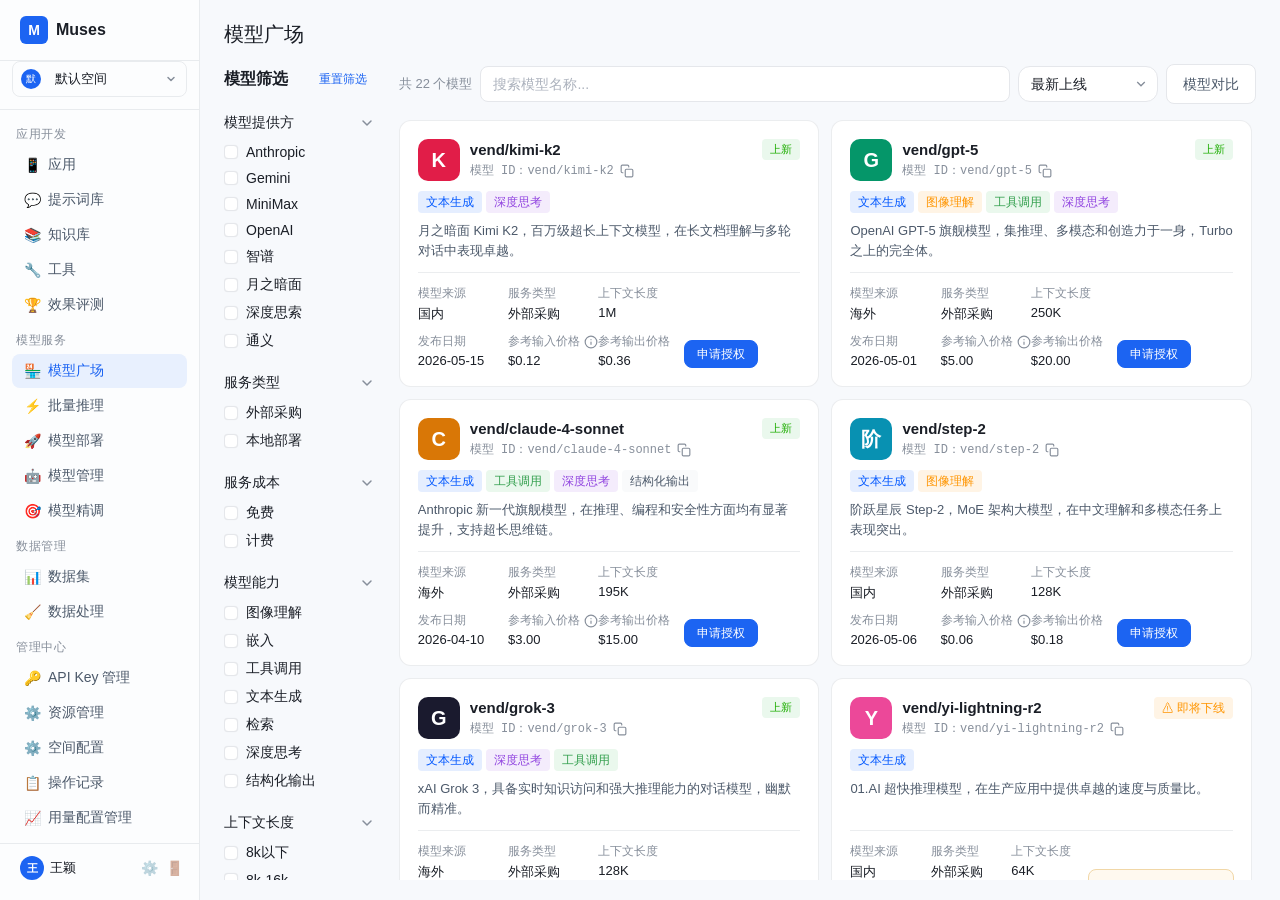
<file: index.html>
<!DOCTYPE html>
<html lang="zh-CN">
<head>
  <meta charset="UTF-8">
  <meta name="viewport" content="width=device-width, initial-scale=1.0">
  <title>模型广场 - Muses</title>
  <link rel="stylesheet" href="css/variables.css">
  <link rel="stylesheet" href="css/common.css">
  <link rel="stylesheet" href="css/models.css?v=20260605-2">
</head>
<body>
  <div class="app-layout">
    <aside class="sb" id="sidebar"></aside>
    <main class="main-content">
      <h1 class="page-title">模型广场</h1>
      <div class="marketplace-layout">
        <aside class="filter-panel" id="filterPanel">
          <!-- 由 JS 动态渲染 -->
        </aside>
        <section class="model-list">
          <div class="model-toolbar" id="modelToolbar">
            <span class="model-count" id="modelCount">共 0 个模型</span>
            <input type="text" class="fi" id="searchInput" placeholder="搜索模型名称..." />
            <div class="select-wrap">
              <select id="sortFilter" class="fs-auto">
                <option value="newest" selected>最新上线</option>
                <option value="release">最新发布</option>
                <option value="price">最低价格</option>
              </select>
            </div>
            <button class="btn bc" id="compareBtn">模型对比</button>
          </div>
          <div class="model-cards" id="modelGrid"></div>
        </section>
      </div>
    </main>
  </div>

  <script src="js/data.js"></script>
  <script src="js/common.js"></script>
  <script src="js/models.js?v=20260605-2"></script>
</body>
</html>
</file>
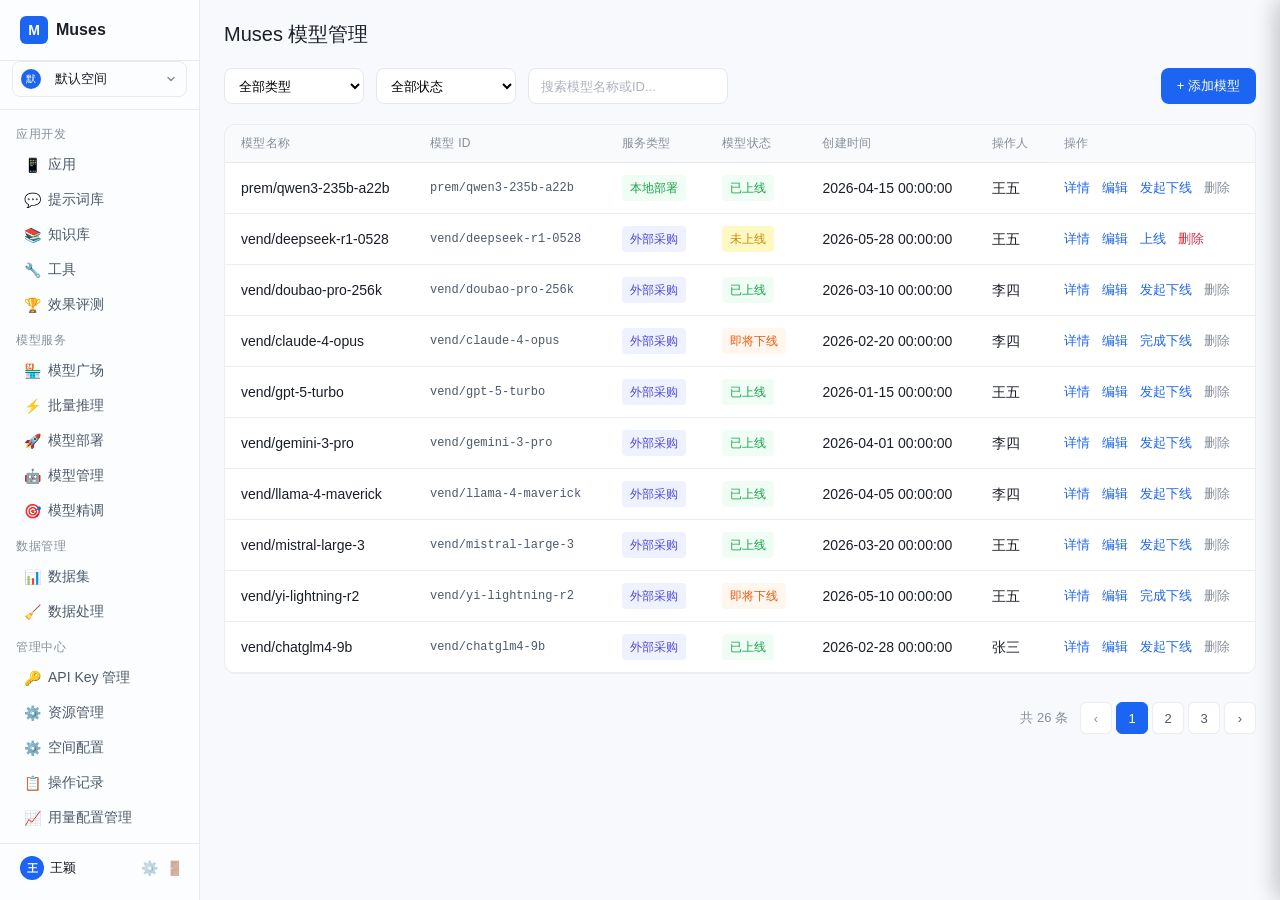
<file: model-management.html>
<!DOCTYPE html>
<html lang="zh-CN">
<head>
  <meta charset="UTF-8">
  <meta name="viewport" content="width=device-width, initial-scale=1.0">
  <title>Muses 模型管理 - Muses</title>
  <link rel="stylesheet" href="css/variables.css">
  <link rel="stylesheet" href="css/common.css">
  <style>
    .page-title { margin-bottom: 20px; }
    .mm-toolbar {
      display: flex;
      align-items: center;
      gap: 12px;
      margin-bottom: 20px;
      flex-wrap: wrap;
    }
    .mm-toolbar-spacer { flex: 1; min-width: 12px; }
    .mm-toolbar .fi {
      height: 36px;
      padding: 0 12px;
      border: 1px solid var(--border-color-input);
      border-radius: var(--radius-8);
      font-size: 13px;
      min-width: 200px;
      outline: none;
      transition: border-color 0.15s;
    }
    .mm-toolbar .fi:focus { border-color: var(--primary); box-shadow: 0 0 0 2px rgba(28,100,242,0.08); }
    .mm-toolbar .fs-auto {
      height: 36px;
      padding: 0 10px;
      border: 1px solid var(--border-color-input);
      border-radius: var(--radius-8);
      font-size: 13px;
      background: #fff;
      outline: none;
      appearance: auto;
      cursor: pointer;
    }
    .mm-toolbar .fs-auto:focus { border-color: var(--primary); }

    /* 表格 */
    .mm-table {
      width: 100%;
      border-collapse: collapse;
      font-size: 13px;
      min-width: 980px;
    }
    .mm-table th {
      background: var(--bg-surface);
      color: var(--text-tertiary);
      font-weight: 500;
      font-size: 12px;
      padding: 10px 16px;
      text-align: left;
      border-bottom: 1px solid var(--border-color);
      white-space: nowrap;
    }
    .mm-table td {
      padding: 12px 16px;
      border-bottom: 1px solid var(--border-color);
      color: var(--text-primary);
      vertical-align: middle;
    }
    .mm-table tr:hover td { background: var(--bg-hover); }
    .mm-table .mono { font-family: var(--font-mono); font-size: 12px; color: var(--text-secondary); }
    .mm-table-scroll { overflow-x: auto; width: 100%; }
    .mm-table th.action-col,
    .mm-table td.action-col {
      position: sticky;
      right: 0;
      background: #fff;
      z-index: 2;
      box-shadow: -8px 0 12px rgba(15, 23, 42, 0.04);
    }
    .mm-table th.action-col {
      background: var(--bg-surface);
      z-index: 3;
    }
    .mm-table tr:hover td.action-col { background: var(--bg-hover); }

    /* 类型标签 */
    .type-tag {
      display: inline-block;
      padding: 2px 8px;
      border-radius: var(--radius-4);
      font-size: 12px;
      font-weight: 500;
    }
    .type-tag.hybrid { background: #EEF2FF; color: #4F46E5; }
    .type-tag.local { background: #F0FDF4; color: #16A34A; }

    /* 状态标签 */
    .status-tag {
      display: inline-block;
      padding: 2px 8px;
      border-radius: var(--radius-4);
      font-size: 12px;
      font-weight: 500;
    }
    .status-tag.online { background: #F0FDF4; color: #16A34A; }
    .status-tag.testing { background: #FEF9C3; color: #CA8A04; }
    .status-tag.deprecating { background: #FFF7ED; color: #EA580C; }
    .status-tag.offline { background: #FEF2F2; color: #DC2626; }

    /* 操作 */
    .table-actions { display: flex; gap: 12px; }
    .table-action-link { color: var(--primary); cursor: pointer; font-size: 13px; white-space: nowrap; }
    .table-action-link:hover { text-decoration: underline; }
    .table-action-link-del { color: var(--danger); }
    .table-action-link-disabled {
      color: var(--text-tertiary);
      cursor: not-allowed;
      pointer-events: none;
    }
    .table-action-link-disabled:hover { text-decoration: none; }

    /* 分页 */
    .mm-pagination {
      display: flex;
      align-items: center;
      justify-content: flex-end;
      gap: 12px;
      margin-top: 16px;
      padding: 12px 0;
    }
    .mm-pagination-total { font-size: 13px; color: var(--text-tertiary); }
    .mm-pagination-pages { display: flex; gap: 4px; list-style: none; margin: 0; padding: 0; }
    .mm-pagination-pages li {
      min-width: 32px; height: 32px; display: flex; align-items: center; justify-content: center;
      border: 1px solid var(--border-color); border-radius: var(--radius-6); font-size: 13px;
      cursor: pointer; transition: all 0.15s; background: #fff; color: var(--text-secondary);
    }
    .mm-pagination-pages li:hover { border-color: var(--primary); color: var(--primary); }
    .mm-pagination-pages li.active { background: var(--primary); color: #fff; border-color: var(--primary); }
    .mm-pagination-pages li.disabled { color: var(--text-tertiary); cursor: not-allowed; }
    .mm-pagination-pages li.disabled:hover { border-color: var(--border-color); color: var(--text-tertiary); }

    /* 抽屉 */
    .drawer-overlay {
      position: fixed; top: 0; left: 0; right: 0; bottom: 0;
      background: rgba(0,0,0,0.4); z-index: 1000; display: none;
    }
    .drawer-overlay.open { display: block; }
    .drawer {
      position: fixed; top: 0; right: 0; bottom: 0; width: 560px; max-width: 90vw;
      background: #fff; z-index: 1001; transform: translateX(100%);
      transition: transform 0.3s ease; display: flex; flex-direction: column;
      box-shadow: -4px 0 24px rgba(0,0,0,0.12);
    }
    .drawer.open { transform: translateX(0); }
    .drawer-header {
      display: flex; align-items: center; justify-content: space-between;
      padding: 20px 24px; border-bottom: 1px solid var(--border-color);
    }
    .drawer-title { font-size: 16px; font-weight: 600; color: var(--text-primary); margin: 0; }
    .drawer-close { background: none; border: none; font-size: 18px; cursor: pointer; color: var(--text-tertiary); padding: 4px; }
    .drawer-close:hover { color: var(--text-primary); }
    .drawer-body { flex: 1; overflow-y: auto; padding: 24px; }
    .drawer-footer {
      padding: 16px 24px; border-top: 1px solid var(--border-color);
      display: flex; justify-content: flex-end; gap: 8px;
    }

    /* 表单 */
    .form-section { margin-bottom: 24px; }
    .form-section-title { font-size: 14px; font-weight: 600; color: var(--text-primary); margin-bottom: 16px; padding-bottom: 8px; border-bottom: 1px solid var(--border-color); }
    .form-group { margin-bottom: 16px; }
    .form-label { display: block; font-size: 13px; color: var(--text-secondary); margin-bottom: 6px; font-weight: 500; }
    .form-label .required { color: var(--danger); margin-left: 2px; }
    .form-input {
      width: 100%; height: 36px; padding: 0 12px; border: 1px solid var(--border-color-input);
      border-radius: var(--radius-8); font-size: 13px; color: var(--text-primary);
      background: #fff; outline: none; transition: border-color 0.15s; box-sizing: border-box;
    }
    .form-input:focus { border-color: var(--primary); box-shadow: 0 0 0 2px rgba(28,100,242,0.08); }
    .form-input.error { border-color: var(--danger); }
    .form-textarea {
      width: 100%; min-height: 80px; padding: 8px 12px; border: 1px solid var(--border-color-input);
      border-radius: var(--radius-8); font-size: 13px; color: var(--text-primary);
      background: #fff; outline: none; resize: vertical; font-family: var(--font-family);
      box-sizing: border-box;
    }
    .form-textarea:focus { border-color: var(--primary); box-shadow: 0 0 0 2px rgba(28,100,242,0.08); }
    .form-error { font-size: 12px; color: var(--danger); margin-top: 4px; display: none; }
    .form-error.show { display: block; }
    .form-row { display: flex; gap: 16px; }
    .form-row .form-group { flex: 1; }
    .date-picker-field { display: flex; width: 100%; }
    .date-picker-field .form-input {
      border-radius: var(--radius-8) 0 0 var(--radius-8);
    }
    .date-picker-button {
      height: 36px;
      padding: 0 12px;
      border: 1px solid var(--border-color-input);
      border-left: none;
      border-radius: 0 var(--radius-8) var(--radius-8) 0;
      background: var(--bg-surface);
      color: var(--primary);
      font-size: 13px;
      cursor: pointer;
      white-space: nowrap;
    }
    .date-picker-button:hover { background: var(--primary-light); }
    .radio-group { display: flex; gap: 16px; flex-wrap: wrap; }
    .radio-option {
      display: inline-flex;
      align-items: center;
      gap: 6px;
      font-size: 13px;
      color: var(--text-secondary);
      cursor: pointer;
    }
    .radio-option input { margin: 0; }
    .prefixed-input { display: flex; width: 100%; }
    .input-prefix {
      height: 36px;
      display: inline-flex;
      align-items: center;
      padding: 0 12px;
      border: 1px solid var(--border-color-input);
      border-right: none;
      border-radius: var(--radius-8) 0 0 var(--radius-8);
      background: var(--bg-surface);
      color: var(--text-secondary);
      font-size: 13px;
      font-family: var(--font-mono);
      box-sizing: border-box;
      white-space: nowrap;
    }
    .prefixed-input .form-input {
      border-radius: 0 var(--radius-8) var(--radius-8) 0;
    }
    .prefixed-input .form-input:focus { position: relative; z-index: 1; }

    .supplier-group {
      border: 1px solid var(--border-color);
      border-radius: var(--radius-8);
      padding: 16px;
      margin-bottom: 12px;
      background: var(--bg-surface);
      position: relative;
    }
    .supplier-group-header {
      display: flex;
      align-items: center;
      justify-content: space-between;
      margin-bottom: 12px;
    }
    .supplier-group-title { font-size: 13px; font-weight: 500; color: var(--text-primary); }
    .supplier-group-remove {
      width: 24px;
      height: 24px;
      border: none;
      background: none;
      cursor: pointer;
      font-size: 16px;
      color: var(--text-tertiary);
      display: flex;
      align-items: center;
      justify-content: center;
      border-radius: var(--radius-4);
    }
    .supplier-group-remove:hover { background: #FEF2F2; color: var(--danger); }
    .supplier-model-info-card {
      margin-top: 4px;
      padding: 14px;
      border: 1px solid var(--border-color);
      border-radius: var(--radius-8);
      background: #fff;
    }
    .supplier-model-info-toggle {
      display: inline-flex;
      align-items: center;
      height: 32px;
      padding: 0 12px;
      border: 1px solid var(--primary);
      border-radius: var(--radius-8);
      background: #fff;
      color: var(--primary);
      font-size: 13px;
      cursor: pointer;
    }
    .supplier-model-info-toggle:hover { background: var(--primary-light); }
    .supplier-model-info-detail[hidden] { display: none; }
    .supplier-model-info-head {
      display: flex;
      align-items: flex-start;
      justify-content: space-between;
      gap: 12px;
      padding-bottom: 12px;
      border-bottom: 1px solid var(--border-color);
      margin-bottom: 12px;
    }
    .supplier-model-info-title {
      font-size: 14px;
      font-weight: 600;
      color: var(--text-primary);
      font-family: var(--font-mono);
      word-break: break-all;
    }
    .supplier-model-info-subtitle {
      margin-top: 4px;
      font-size: 12px;
      color: var(--text-tertiary);
    }
    .supplier-model-info-badge {
      flex-shrink: 0;
      padding: 2px 8px;
      border-radius: var(--radius-4);
      background: var(--primary-light);
      color: var(--primary);
      font-size: 12px;
      font-weight: 500;
    }
    .supplier-model-info-grid,
    .supplier-model-price-grid {
      display: grid;
      grid-template-columns: repeat(3, minmax(0, 1fr));
      gap: 8px;
    }
    .supplier-model-info-section {
      display: grid;
      grid-template-columns: repeat(2, minmax(0, 1fr));
      gap: 8px;
      margin-top: 12px;
      padding-top: 12px;
      border-top: 1px solid var(--border-color);
    }
    .supplier-model-price-grid {
      margin-top: 12px;
      padding-top: 12px;
      border-top: 1px solid var(--border-color);
    }
    .supplier-model-info-grid div,
    .supplier-model-info-section div,
    .supplier-model-price-grid div {
      padding: 8px;
      border-radius: var(--radius-6);
      background: var(--bg-surface);
      min-width: 0;
    }
    .supplier-model-info-card span {
      display: block;
      font-size: 11px;
      color: var(--text-tertiary);
      margin-bottom: 4px;
    }
    .supplier-model-info-card strong {
      display: block;
      font-size: 13px;
      color: var(--text-primary);
      font-weight: 500;
      word-break: break-word;
    }
    .add-supplier-btn {
      display: inline-flex;
      align-items: center;
      gap: 4px;
      padding: 6px 12px;
      border: 1px dashed var(--primary);
      border-radius: var(--radius-8);
      background: transparent;
      color: var(--primary);
      font-size: 13px;
      font-family: var(--font-family);
      cursor: pointer;
      transition: all 0.15s;
      margin-top: 4px;
    }
    .add-supplier-btn:hover { background: var(--primary-light); }
    .pricing-row { display: flex; gap: 12px; flex-wrap: wrap; margin-top: 8px; }
    .pricing-field { flex: 1; min-width: 120px; }
    .pricing-field .form-label { font-size: 12px; margin-bottom: 4px; }
    .pricing-field .form-input { height: 32px; font-size: 13px; }
    .pricing-value {
      min-height: 32px;
      display: flex;
      align-items: center;
      padding: 0 10px;
      border: 1px solid var(--border-color);
      border-radius: var(--radius-8);
      background: var(--bg-surface);
      color: var(--text-primary);
      font-size: 13px;
      box-sizing: border-box;
    }
    .billing-empty {
      color: var(--text-tertiary);
      font-size: 13px;
      line-height: 20px;
    }
    .billing-fields {
      margin-top: 8px;
      padding: 12px;
      background: #fff;
      border-radius: var(--radius-8);
      border: 1px solid var(--border-color);
    }

    /* 能力标签 */
    .capability-grid {
      display: flex; flex-wrap: wrap; gap: 8px;
    }
    .capability-check {
      display: inline-flex; align-items: center; gap: 4px;
      padding: 4px 10px; border: 1px solid var(--border-color);
      border-radius: var(--radius-6); font-size: 12px; cursor: pointer;
      transition: all 0.15s; background: #fff; color: var(--text-secondary);
    }
    .capability-check input { display: none; }
    .capability-check.checked { background: var(--primary-light); border-color: var(--primary); color: var(--primary); }

    /* 开关 */
    .form-switch { display: flex; align-items: center; gap: 8px; cursor: pointer; }
    .switch-track {
      width: 36px; height: 20px; border-radius: 10px; background: #D1D5DB;
      position: relative; transition: background 0.2s;
    }
    .switch-track::after {
      content: ''; position: absolute; width: 16px; height: 16px; border-radius: 50%;
      background: #fff; top: 2px; left: 2px; transition: transform 0.2s;
    }
    .form-switch input { display: none; }
    .form-switch input:checked + .switch-track { background: var(--primary); }
    .form-switch input:checked + .switch-track::after { transform: translateX(16px); }
    .switch-label { font-size: 13px; color: var(--text-secondary); }

    .tag-selector-wrap { position: relative; }
    .tag-selector {
      border: 1px solid var(--border-color-input);
      border-radius: var(--radius-8);
      padding: 4px 8px;
      min-height: 36px;
      display: flex;
      flex-wrap: wrap;
      gap: 4px;
      align-items: center;
      cursor: text;
      transition: border-color 0.15s;
      box-sizing: border-box;
    }
    .tag-selector:focus-within {
      border-color: var(--primary);
      box-shadow: 0 0 0 2px rgba(28,100,242,0.08);
    }
    .tag-selector-input {
      border: none;
      outline: none;
      font-size: 13px;
      font-family: var(--font-family);
      color: var(--text-primary);
      background: transparent;
      min-width: 80px;
      flex: 1;
      height: 28px;
      padding: 0 4px;
    }
    .tag-selector-input::placeholder { color: #AEB5C2; }
    .tag-item {
      display: inline-flex;
      align-items: center;
      gap: 4px;
      padding: 2px 8px;
      background: var(--primary-light);
      border-radius: var(--radius-4);
      font-size: 12px;
      color: var(--primary);
      white-space: nowrap;
    }
    .tag-item .tag-type {
      font-size: 10px;
      background: var(--primary);
      color: #fff;
      border-radius: 3px;
      padding: 0 4px;
      margin-left: 2px;
    }
    .tag-remove {
      cursor: pointer;
      font-size: 14px;
      line-height: 1;
      margin-left: 2px;
      opacity: 0.6;
    }
    .tag-remove:hover { opacity: 1; }
    .tag-selector-dropdown {
      position: absolute;
      top: 100%;
      left: 0;
      right: 0;
      background: #fff;
      border: 1px solid var(--border-color);
      border-radius: var(--radius-8);
      box-shadow: var(--shadow-md);
      z-index: 10;
      max-height: 200px;
      overflow-y: auto;
      display: none;
      margin-top: 2px;
    }
    .tag-selector-dropdown.show { display: block; }
    .tag-selector-option {
      display: flex;
      align-items: center;
      justify-content: space-between;
      padding: 8px 12px;
      font-size: 13px;
      color: var(--text-primary);
      cursor: pointer;
      transition: background 0.1s;
    }
    .tag-selector-option:hover { background: var(--primary-light); }
    .option-type {
      font-size: 11px;
      color: var(--text-tertiary);
      background: var(--bg-surface);
      padding: 0 6px;
      border-radius: 3px;
    }

    /* 弹窗 */
    .mo {
      position: fixed; top: 0; left: 0; right: 0; bottom: 0;
      background: rgba(0,0,0,0.4); z-index: 2000;
      display: none; align-items: center; justify-content: center;
    }
    .mo.open { display: flex; }
    .md {
      background: #fff; border-radius: var(--radius-12); width: 440px; max-width: 90vw;
      box-shadow: 0 12px 40px rgba(0,0,0,0.15);
    }
    .md-h { display: flex; align-items: center; justify-content: space-between; padding: 20px 24px; border-bottom: 1px solid var(--border-color); }
    .md-h h3 { font-size: 16px; font-weight: 600; margin: 0; }
    .md-c { background: none; border: none; font-size: 18px; cursor: pointer; color: var(--text-tertiary); }
    .md-b { padding: 24px; }
    .md-f { padding: 16px 24px; border-top: 1px solid var(--border-color); display: flex; justify-content: flex-end; gap: 8px; }
    .md-f-split { justify-content: space-between; align-items: center; }
    .md-f-actions { display: flex; gap: 8px; }

    .btn { padding: 8px 16px; border-radius: var(--radius-8); font-size: 13px; font-weight: 500; cursor: pointer; border: none; transition: all 0.15s; }
    .bp { background: var(--primary); color: #fff; }
    .bp:hover { background: var(--primary-hover); }
    .btn:disabled { opacity: 0.45; cursor: not-allowed; }
    .btn:disabled:hover { background: var(--primary); color: #fff; }
    .bc { background: #fff; color: var(--text-secondary); border: 1px solid var(--border-color); }
    .bc:hover { border-color: var(--primary); color: var(--primary); }
    .btn-danger { background: var(--danger); color: #fff; }
    .btn-danger:hover { background: #B91C1C; }
    .btn-secondary { background: #fff; color: var(--text-secondary); border: 1px solid var(--border-color); }

    .dialog-field { margin-bottom: 16px; }
    .dialog-label { display: block; font-size: 13px; color: var(--text-secondary); margin-bottom: 6px; font-weight: 500; }
    .dialog-select {
      width: 100%; height: 36px; padding: 0 10px; border: 1px solid var(--border-color-input);
      border-radius: var(--radius-8); font-size: 13px; background: #fff; appearance: auto;
      color: var(--text-primary); outline: none;
    }
    .dialog-textarea { height: 96px; padding: 8px 10px; line-height: 1.5; resize: vertical; font-family: var(--font-family); }
    .dialog-date { width: 100%; }
    .dialog-check { display: flex; align-items: center; gap: 6px; font-size: 13px; color: var(--text-secondary); cursor: pointer; }
    .dialog-check input { margin: 0; }
    .offline-usage-title { margin: 4px 0 10px; font-size: 14px; font-weight: 600; color: var(--text-primary); }
    .offline-usage-table { font-size: 12px; min-width: 0; table-layout: fixed; }
    .offline-usage-table th,
    .offline-usage-table td { white-space: normal; overflow-wrap: anywhere; }
    .online-test-actions { display: flex; align-items: center; gap: 10px; }
    .online-test-result { font-size: 13px; color: var(--text-tertiary); }
    .online-test-result.pass { color: var(--success); }
    .online-test-result.fail { color: var(--danger); }
  </style>
</head>
<body>
  <div class="app-layout">
    <aside class="sb" id="sidebar"></aside>
    <main class="main-content">
      <h1 class="page-title">Muses 模型管理</h1>
      <div class="mm-toolbar">
        <select id="filterType" class="fs-auto" onchange="applyFilters()">
          <option value="">全部类型</option>
          <option value="hybrid">外部采购</option>
          <option value="local">本地部署</option>
        </select>
        <select id="filterStatus" class="fs-auto" onchange="applyFilters()">
          <option value="">全部状态</option>
          <option value="testing">未上线</option>
          <option value="online">已上线</option>
          <option value="deprecating">即将下线</option>
          <option value="offline">已下线</option>
        </select>
        <input type="text" class="fi" id="filterName" placeholder="搜索模型名称或ID..." oninput="applyFilters()">
        <span class="mm-toolbar-spacer"></span>
        <button class="btn bp" onclick="openAddModelDrawer()">+ 添加模型</button>
      </div>
      <div class="card" style="padding:0;overflow:hidden">
        <div class="mm-table-scroll">
        <table class="mm-table">
          <thead>
            <tr>
              <th>模型名称</th>
              <th>模型 ID</th>
              <th>服务类型</th>
              <th>模型状态</th>
              <th>创建时间</th>
              <th>操作人</th>
              <th class="action-col">操作</th>
            </tr>
          </thead>
          <tbody id="modelTableBody"></tbody>
        </table>
        </div>
      </div>
      <div class="mm-pagination">
        <span class="mm-pagination-total" id="paginationTotal"></span>
        <ul class="mm-pagination-pages" id="paginationPages"></ul>
      </div>
    </main>
  </div>

  <!-- 编辑抽屉 -->
  <div class="drawer-overlay" id="editDrawerOverlay" onclick="closeEditDrawer()"></div>
  <div class="drawer" id="editDrawer">
    <div class="drawer-header">
      <h3 class="drawer-title">编辑模型</h3>
      <button class="drawer-close" onclick="closeEditDrawer()">✕</button>
    </div>
    <div class="drawer-body" id="editDrawerBody"></div>
    <div class="drawer-footer">
      <button class="btn bc" onclick="closeEditDrawer()">取消</button>
      <button class="btn bp" onclick="saveEditForm()">保存</button>
    </div>
  </div>

  <!-- 添加模型抽屉 -->
  <div class="drawer-overlay" id="addDrawerOverlay" onclick="closeAddModelDrawer()"></div>
  <div class="drawer" id="addDrawer">
    <div class="drawer-header">
      <h3 class="drawer-title">添加模型</h3>
      <button class="drawer-close" onclick="closeAddModelDrawer()">✕</button>
    </div>
    <div class="drawer-body" id="addDrawerBody"></div>
    <div class="drawer-footer">
      <button class="btn bc" onclick="closeAddModelDrawer()">取消</button>
      <button class="btn bp" onclick="submitAddModelForm()">确认添加</button>
    </div>
  </div>

  <script src="js/data.js"></script>
  <script src="js/common.js"></script>
  <script src="js/model-management.js"></script>
</body>
</html>
</file>
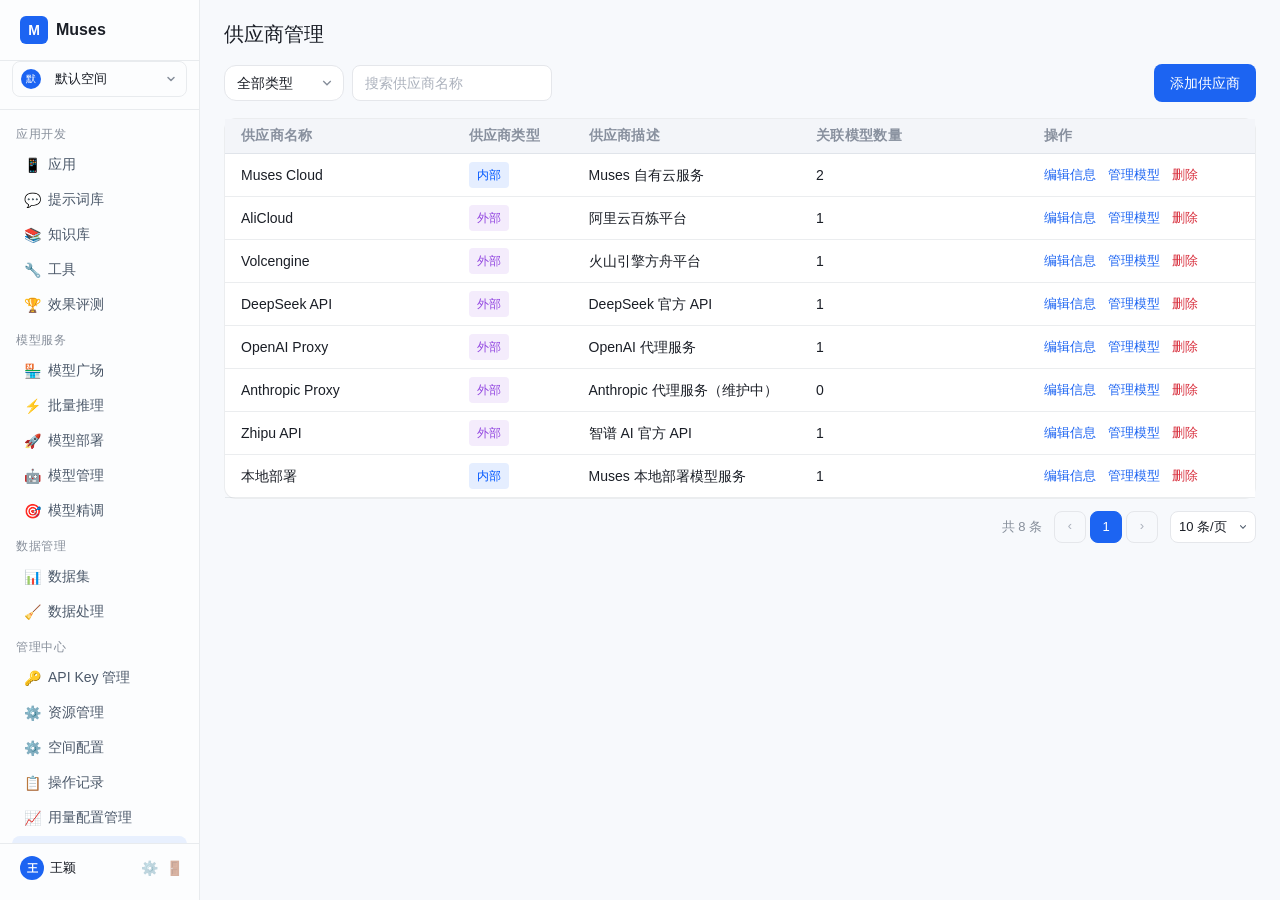
<file: supplier.html>
<!DOCTYPE html>
<html lang="zh-CN">
<head>
  <meta charset="UTF-8">
  <meta name="viewport" content="width=device-width, initial-scale=1.0">
  <title>供应商管理 - Muses</title>
  <link rel="stylesheet" href="css/variables.css">
  <link rel="stylesheet" href="css/common.css">
  <style>
    .supplier-page-header{display:flex;align-items:center;justify-content:space-between;margin-bottom:16px}

    /* ====== Filters ====== */
    .supplier-filters{display:flex;align-items:center;justify-content:space-between;margin-bottom:16px}
    .supplier-filters-left{display:flex;align-items:center;gap:8px}
    .supplier-filters .filter-input{height:36px;padding:0 12px;border:1px solid var(--border-color-input);border-radius:var(--radius-8);font-size:14px;color:var(--t1);outline:none;background:#fff;transition:all 0.15s;width:200px;line-height:1.5715}
    .supplier-filters .filter-input:hover{border-color:var(--primary);background:#F7F8F9}
    .supplier-filters .filter-input:focus{border-color:var(--primary);box-shadow:0 0 0 2px rgba(28,100,242,0.08)}
    .supplier-filters .filter-input::placeholder{color:var(--text-placeholder)}
    .supplier-filters .filter-select{appearance:none;-webkit-appearance:none;height:36px;padding:0 32px 0 12px;border:1px solid var(--border-color-input);border-radius:var(--radius-12);font-size:14px;color:var(--t1);outline:none;cursor:pointer;background:#fff url("data:image/svg+xml,%3Csvg xmlns='http://www.w3.org/2000/svg' width='16' height='16' viewBox='0 0 24 24'%3E%3Cpath d='M11.9999 13.1714L16.9497 8.22168L18.3639 9.63589L11.9999 15.9999L5.63599 9.63589L7.0502 8.22168L11.9999 13.1714Z' fill='%23878F9B'/%3E%3C/svg%3E") no-repeat right 8px center;transition:all 0.15s;min-width:120px;line-height:1.5715}
    .supplier-filters .filter-select:hover,.supplier-filters .filter-select:focus{border-color:var(--primary);background:#F7F8F9}
    .supplier-table{table-layout:fixed}
    .supplier-table .ant-table-header{overflow:hidden}
    .supplier-table .ant-table-thead th{font-size:14px!important;font-weight:600!important;color:var(--text-table-header)!important;background:var(--bg-header)!important;border-bottom:1px solid var(--border-color)!important;padding:8px 16px!important;text-align:left!important;letter-spacing:0.3px!important}
    .supplier-table th:last-child,.supplier-table td:last-child{position:sticky;right:0;background:#fff;z-index:1}
    .supplier-table th:last-child{background:var(--bg-header)}
    .supplier-table tbody tr:hover td:last-child{background:#F7F8F9}

    /* ====== Drawer ====== */
    .drawer-overlay{position:fixed;top:0;left:0;right:0;bottom:0;background:rgba(0,0,0,0.4);z-index:1000;opacity:0;transition:opacity 0.25s;pointer-events:none}
    .drawer-overlay.open{opacity:1;pointer-events:auto}
    .drawer{position:fixed;top:0;right:-760px;width:760px;max-width:94vw;height:100vh;background:#fff;box-shadow:var(--shadow-lg);z-index:1001;display:flex;flex-direction:column;transition:right 0.3s ease}
    .drawer.open{right:0}
    .drawer-header{display:flex;align-items:center;justify-content:space-between;padding:16px 24px;border-bottom:1px solid var(--border-color-strong)}
    .drawer-header h3{font-size:16px;font-weight:600;color:var(--t1)}
    .drawer-close{width:28px;height:28px;border:none;background:none;cursor:pointer;font-size:18px;color:var(--t3);border-radius:var(--radius-4);display:flex;align-items:center;justify-content:center;transition:all 0.15s}
    .drawer-close:hover{background:var(--bg-surface);color:var(--t2)}
    .drawer-body{padding:24px;flex:1;overflow-y:auto;min-height:0}
    .drawer-footer{flex-shrink:0;padding:16px 24px;display:flex;gap:8px;justify-content:flex-end;border-top:1px solid var(--border-color)}

    /* ====== Mini Pagination ====== */
    .ant-pagination-mini{display:flex;align-items:center;justify-content:flex-end;gap:12px;padding:12px 0;font-size:13px}
    .ant-pagination-total-text{color:var(--t3);line-height:32px;white-space:nowrap;font-size:13px;vertical-align:middle}
    .ant-pagination-options{position:relative;display:inline-flex;align-items:center}
    .ant-pagination-options select{appearance:none;-webkit-appearance:none;height:32px;padding:0 28px 0 8px;border:1px solid var(--border-color-input);border-radius:var(--radius-8);font-size:13px;color:var(--t1);outline:none;cursor:pointer;background:#fff url("data:image/svg+xml,%3Csvg xmlns='http://www.w3.org/2000/svg' width='12' height='12' viewBox='0 0 24 24'%3E%3Cpath d='M11.9999 13.1714L16.9497 8.22168L18.3639 9.63589L11.9999 15.9999L5.63599 9.63589L7.0502 8.22168L11.9999 13.1714Z' fill='%234C596A'/%3E%3C/svg%3E") no-repeat right 6px center;line-height:1.5715;transition:all 0.15s}
    .ant-pagination-options select:hover{border-color:var(--primary)}
    .ant-pagination-options-arrow{display:none}
    .ant-pagination-pages{display:inline-flex;align-items:center;gap:4px;list-style:none;margin:0;padding:0}
    .ant-pagination-pages li{display:inline-flex;align-items:center;justify-content:center;min-width:32px;height:32px;padding:0 4px;border:1px solid var(--border-color-input);border-radius:var(--radius-8);font-size:13px;color:var(--t2);cursor:pointer;transition:all 0.15s;line-height:22px;user-select:none}
    .ant-pagination-pages li:hover{border-color:var(--primary);color:var(--primary)}
    .ant-pagination-pages li.ant-pagination-item-active{background:var(--primary);color:#fff;border-color:var(--primary);cursor:default}
    .ant-pagination-pages li.ant-pagination-item-active:hover{color:#fff}
    .ant-pagination-pages li.ant-pagination-disabled{color:var(--t4);cursor:not-allowed}
    .ant-pagination-pages li.ant-pagination-disabled:hover{border-color:var(--border-color-input);color:var(--t4)}
    .ant-pagination-pages li.ant-pagination-item-ellipsis{cursor:default;border-color:transparent;letter-spacing:2px}
    .ant-pagination-pages li.ant-pagination-item-ellipsis:hover{border-color:transparent;color:var(--t1)}
    .ant-pagination-prev,.ant-pagination-next{font-family:var(--font-mono);font-size:13px}

    /* ====== Supplier Model Config ====== */
    .supplier-models-section{margin-top:8px;padding-top:16px;border-top:1px solid var(--border-color)}
    .supplier-models-header{font-size:15px;font-weight:600;color:var(--t1);margin-bottom:12px}
    .supplier-models-container{display:flex;flex-direction:column;gap:12px;margin-bottom:12px}
    .supplier-model-card{border:1px solid var(--border-color-input);border-radius:var(--radius-12);padding:16px;background:#FAFBFC;position:relative}
    .supplier-model-card-header{display:flex;align-items:center;justify-content:space-between;margin-bottom:12px}
    .supplier-model-card-title{font-size:14px;font-weight:600;color:var(--t1)}
    .supplier-model-del-btn{background:none;border:1px solid #F53F3F;color:#F53F3F;border-radius:var(--radius-8);padding:2px 10px;font-size:12px;cursor:pointer;transition:all 0.15s}
    .supplier-model-del-btn:hover{background:#F53F3F;color:#fff}
    .supplier-add-model-btn{width:100%;border-style:dashed;color:var(--t3);font-size:13px;margin-top:4px}
    .supplier-add-model-btn:hover{border-color:var(--primary);color:var(--primary)}
    .supplier-model-billing-fields,.supplier-model-tier-fields{margin-top:8px;padding:12px;background:#fff;border:1px solid var(--border-color-input);border-radius:var(--radius-8)}
    .capability-grid{display:flex;flex-wrap:wrap;gap:8px}
    .capability-check{display:inline-flex;align-items:center;gap:6px;padding:4px 12px;border:1px solid var(--border-color-input);border-radius:var(--radius-8);cursor:pointer;font-size:13px;color:var(--t2);transition:all 0.15s;background:#fff;user-select:none}
    .capability-check:hover{border-color:var(--primary);color:var(--primary)}
    .capability-check input{display:none}
    .capability-check.checked{background:var(--primary);border-color:var(--primary);color:#fff}
    .radio-card-group{display:grid;grid-template-columns:repeat(2,minmax(0,1fr));gap:8px}
    .radio-card{height:36px;display:flex;align-items:center;justify-content:center;gap:6px;border:1px solid var(--border-color-input);border-radius:var(--radius-8);background:#fff;color:var(--t2);font-size:14px;cursor:pointer;transition:all 0.15s}
    .radio-card:hover{border-color:var(--primary);color:var(--primary)}
    .radio-card input{accent-color:var(--primary)}
    .radio-card:has(input:checked){border-color:var(--primary);background:var(--primary-light);color:var(--primary);font-weight:500}
    .form-textarea{height:auto;min-height:88px;padding:8px 12px;resize:vertical;line-height:1.5715}
    .price-input-wrap{display:flex;align-items:center;gap:8px}
    .price-input-wrap .form-input{min-width:0}
    .price-unit-suffix{font-size:12px;color:var(--t3);white-space:nowrap}
    .billing-controls-row,.supplier-model-billing-controls{display:flex;align-items:center;gap:24px;flex-wrap:wrap}
    .billing-controls-row{margin-bottom:12px}
    .billing-controls-row .form-group,.supplier-model-billing-controls .form-group{margin-bottom:0}
    .billing-switch-row{display:flex;align-items:center;gap:24px;margin-bottom:12px}
    .billing-switch-row .form-group{margin-bottom:0}
    .price-unit-field{display:flex;align-items:center;gap:8px}
    .price-unit-field .form-label{margin-bottom:0}
    .price-unit-field .price-unit{width:104px}
    .price-config{display:flex;flex-direction:column;gap:10px}
    .price-config.price-grid{display:grid;grid-template-columns:repeat(2,minmax(0,1fr));gap:10px}
    .price-item{padding:10px;border:1px solid var(--border-color-input);border-radius:var(--radius-8);background:#fff}
    .price-item-row{display:grid;grid-template-columns:minmax(120px,1fr) minmax(0,1fr);align-items:center;gap:8px}
    .price-item-row .form-label{margin-bottom:0}
    .model-discount-row{margin-bottom:12px}
    @media (max-width: 720px){.price-config.price-grid{grid-template-columns:1fr}.price-item-row{grid-template-columns:1fr}.price-unit-field{width:100%}}
    .protocol-option{width:100%;display:grid;grid-template-columns:auto 1fr;align-items:center;gap:8px 10px;padding:10px 12px;border:1px solid var(--border-color-input);border-radius:var(--radius-8);background:#fff}
    .protocol-option-label{font-size:13px;color:var(--t2);display:flex;align-items:center;gap:6px}
    .protocol-option input[type="checkbox"]{accent-color:var(--primary)}
    .protocol-usage{grid-column:2;display:none}
    .protocol-usage textarea{min-height:88px}
    .protocol-option.checked{border-color:var(--primary);background:var(--primary-lighter)}
    .protocol-option.checked .protocol-usage{display:block}
    .supplier-tier-card{padding:12px;border:1px solid var(--border-color-input);border-radius:var(--radius-8);background:#FAFBFC;margin-bottom:10px}
    .supplier-tier-card:last-child{margin-bottom:0}
    .supplier-tier-header{display:flex;align-items:center;justify-content:space-between;margin-bottom:10px;font-size:13px;font-weight:600;color:var(--t1)}
    .supplier-tier-remove{border:none;background:none;color:#F53F3F;cursor:pointer;font-size:12px}
    .form-switch{position:relative;display:inline-flex;align-items:center;gap:8px;cursor:pointer}
    .form-switch input{position:absolute;opacity:0;width:0;height:0}
    .form-switch .switch-track{width:36px;height:20px;background:#D0D5DD;border-radius:10px;transition:background 0.2s;position:relative;flex-shrink:0}
    .form-switch .switch-track::after{content:'';position:absolute;top:2px;left:2px;width:16px;height:16px;background:#fff;border-radius:50%;transition:transform 0.2s;box-shadow:0 1px 2px rgba(0,0,0,0.15)}
    .form-switch input:checked+.switch-track{background:var(--primary)}
    .form-switch input:checked+.switch-track::after{transform:translateX(16px)}
    .form-switch .switch-label{font-size:13px;color:var(--t1)}
  </style>
</head>
<body>
  <div class="app-layout">
    <aside class="sb" id="sidebar"></aside>
    <main class="main-content" id="main-content">
      <div class="supplier-page-header">
        <h1 class="page-title" style="margin-bottom:0">供应商管理</h1>
      </div>
      <div class="supplier-filters">
        <div class="supplier-filters-left">
          <select class="filter-select" id="filterType" onchange="applyFilters()">
            <option value="">全部类型</option>
            <option value="internal">内部</option>
            <option value="external">外部</option>
          </select>
          <input type="text" class="filter-input" id="filterName" placeholder="搜索供应商名称" oninput="applyFilters()" />
        </div>
        <button class="btn bp" onclick="openSupplierModal()">添加供应商</button>
      </div>
      <div class="card" style="padding:0">
        <div class="table-wrap ant-table-header">
          <table class="supplier-table">
            <thead class="ant-table-thead">
              <tr>
                <th style="width:auto">供应商名称</th>
                <th style="width:120px">供应商类型</th>
                <th style="width:auto">供应商描述</th>
                <th style="width:auto">关联模型数量</th>
                <th style="width:auto">操作</th>
              </tr>
            </thead>
            <tbody id="supplierTableBody"></tbody>
          </table>
        </div>
      </div>
      <div class="ant-pagination-mini" id="supplierPagination">
        <span class="ant-pagination-total-text" id="paginationTotal">共 0 条</span>
        <ul class="ant-pagination-pages" id="paginationPages"></ul>
        <div class="ant-pagination-options">
          <select id="pageSizeSelect" onchange="changePageSize(this.value)">
            <option value="10" selected>10 条/页</option>
            <option value="20">20 条/页</option>
            <option value="50">50 条/页</option>
          </select>
          <span class="ant-pagination-options-arrow">▾</span>
        </div>
      </div>
    </main>
  </div>
  <script src="js/data.js"></script>
  <script src="js/common.js"></script>
  <script src="js/usage-config.js"></script>
  <script src="js/supplier.js"></script>
</body>
</html>
</file>
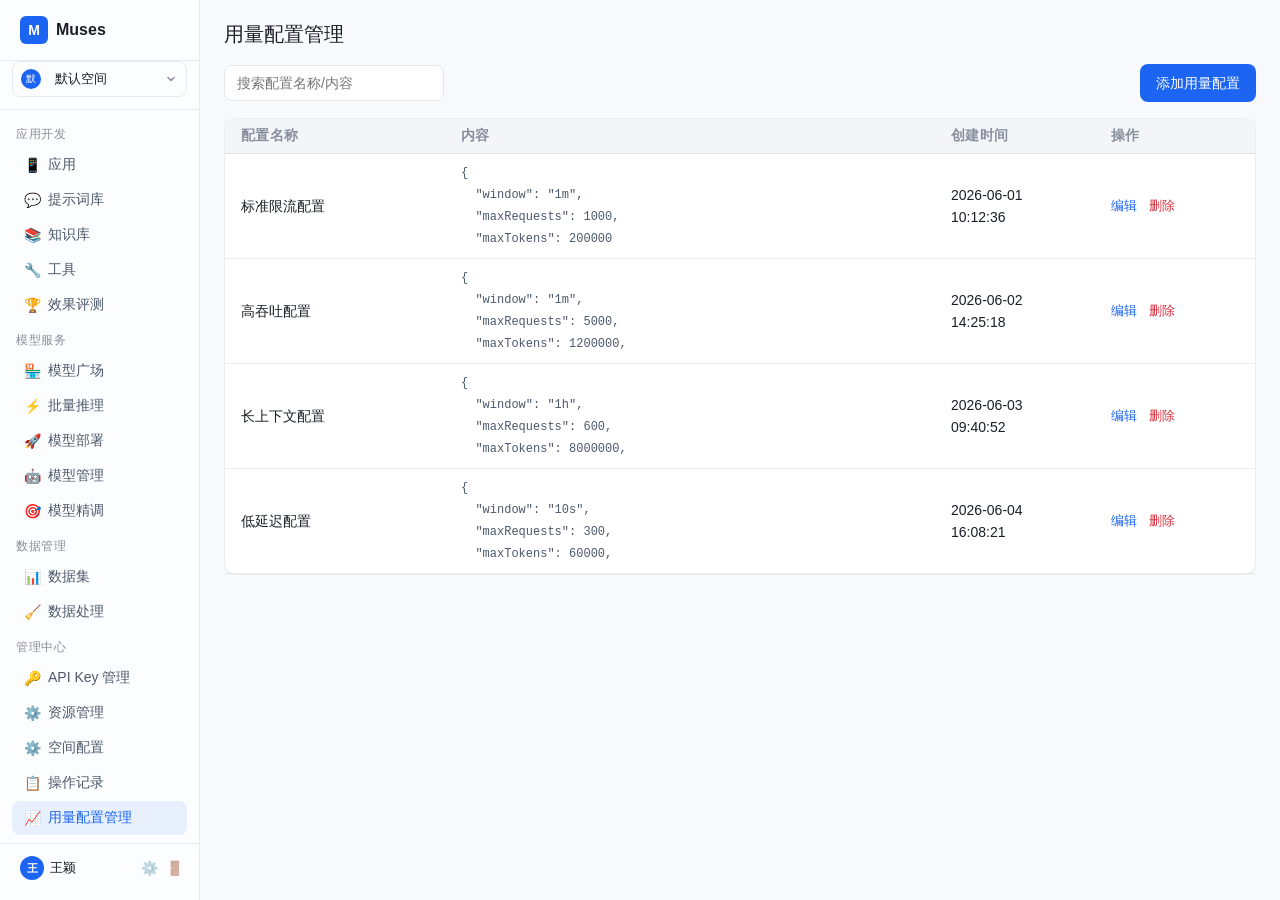
<file: usage-config.html>
<!DOCTYPE html>
<html lang="zh-CN">
<head>
  <meta charset="UTF-8">
  <meta name="viewport" content="width=device-width, initial-scale=1.0">
  <title>用量配置管理 - Muses</title>
  <link rel="stylesheet" href="css/variables.css">
  <link rel="stylesheet" href="css/common.css">
  <style>
    .usage-page-header{display:flex;align-items:center;justify-content:space-between;margin-bottom:16px}
    .usage-filters{display:flex;align-items:center;justify-content:space-between;margin-bottom:16px}
    .usage-filters-left{display:flex;align-items:center;gap:8px}
    .usage-filter-input{height:36px;width:220px;padding:0 12px;border:1px solid var(--border-color-input);border-radius:var(--radius-8);font-size:14px;color:var(--t1);outline:none;background:#fff;transition:all 0.15s}
    .usage-filter-input:hover{border-color:var(--primary);background:#F7F8F9}
    .usage-filter-input:focus{border-color:var(--primary);box-shadow:0 0 0 2px rgba(28,100,242,0.08)}
    .usage-content-cell{font-family:var(--font-mono);font-size:12px;color:var(--t2);white-space:pre-wrap;word-break:break-word;max-height:88px;overflow:auto}
    .drawer-overlay{position:fixed;top:0;left:0;right:0;bottom:0;background:rgba(0,0,0,0.4);z-index:1000;opacity:0;transition:opacity 0.25s;pointer-events:none}
    .drawer-overlay.open{opacity:1;pointer-events:auto}
    .drawer{position:fixed;top:0;right:-640px;width:640px;max-width:90vw;height:100vh;background:#fff;box-shadow:var(--shadow-lg);z-index:1001;display:flex;flex-direction:column;transition:right 0.3s ease}
    .drawer.open{right:0}
    .drawer-header{display:flex;align-items:center;justify-content:space-between;padding:16px 24px;border-bottom:1px solid var(--border-color-strong)}
    .drawer-header h3{font-size:16px;font-weight:600;color:var(--t1)}
    .drawer-close{width:28px;height:28px;border:none;background:none;cursor:pointer;font-size:18px;color:var(--t3);border-radius:var(--radius-4);display:flex;align-items:center;justify-content:center;transition:all 0.15s}
    .drawer-close:hover{background:var(--bg-surface);color:var(--t2)}
    .drawer-body{padding:24px;flex:1;overflow-y:auto;min-height:0}
    .drawer-footer{flex-shrink:0;padding:16px 24px;display:flex;gap:8px;justify-content:flex-end;border-top:1px solid var(--border-color)}
    .form-textarea{width:100%;height:auto;min-height:180px;padding:8px 12px;border:1px solid var(--border-color-input);border-radius:var(--radius-8);font-size:13px;font-family:var(--font-mono);color:var(--t1);outline:none;resize:vertical;line-height:1.6;background:#fff}
    .form-textarea:hover{border-color:var(--primary);background:#F7F8F9}
    .form-textarea:focus{border-color:var(--primary);box-shadow:0 0 0 2px rgba(28,100,242,0.08)}
  </style>
</head>
<body>
  <div class="app-layout">
    <aside class="sb" id="sidebar"></aside>
    <main class="main-content" id="main-content">
      <div class="usage-page-header">
        <h1 class="page-title" style="margin-bottom:0">用量配置管理</h1>
      </div>
      <div class="usage-filters">
        <div class="usage-filters-left">
          <input type="text" class="usage-filter-input" id="filterUsageConfigName" placeholder="搜索配置名称/内容" oninput="applyUsageConfigFilters()" />
        </div>
        <button class="btn bp" onclick="openUsageConfigDrawer()">添加用量配置</button>
      </div>
      <div class="card" style="padding:0">
        <div class="table-wrap">
          <table>
            <thead>
              <tr>
                <th style="width:220px">配置名称</th>
                <th>内容</th>
                <th style="width:160px">创建时间</th>
                <th style="width:160px">操作</th>
              </tr>
            </thead>
            <tbody id="usageConfigTableBody"></tbody>
          </table>
        </div>
      </div>
    </main>
  </div>
  <script src="js/common.js"></script>
  <script src="js/usage-config.js"></script>
</body>
</html>
</file>
<file: css/variables.css>
:root {
  --primary: #1C64F2;
  --primary-hover: #478bff;
  --primary-active: #0e47cc;
  --primary-light: #E8F0FE;
  --primary-lighter: rgba(28,100,242,0.08);
  --success: #1DAD00;
  --success-bg: #EAF8ED;
  --danger: #D82F3D;
  --danger-bg: #FFEBEA;
  --warning: #FF9500;
  --warning-bg: #FFF4E5;
  --info: #0057FF;
  --info-bg: #E5EEFF;
  --purple: #9246E0;
  --purple-bg: rgba(146,70,224,.1);
  --t1: #1A1E26;
  --t2: #4C596A;
  --t3: #878F9B;
  --t4: #ACB2BD;
  --text-base: #0A1B33;
  --text-primary: #1A1E26;
  --text-secondary: #4C596A;
  --text-tertiary: #878F9B;
  --text-placeholder: #ACB2BD;
  --text-disabled: rgba(0,0,0,0.25);
  --text-table-header: #88909E;
  --text-accent: #1C64F2;
  --bg-body: #F7F9FC;
  --bg-card: #FFFFFF;
  --bg-surface: #F9FAFB;
  --bg-header: #F3F5F9;
  --bg-sidebar: #FCFDFE;
  --bg-toolbar: #F7F9FC;
  --border-color: rgba(10,27,51,0.08);
  --border-color-strong: rgba(10,27,51,0.08);
  --border-color-input: #E5E7EB;
  --font-family: "PingFang SC","PingFang TC","PingFang HK",-apple-system,BlinkMacSystemFont,"Segoe UI",Roboto,"Helvetica Neue",Helvetica,Arial,sans-serif;
  --font-mono: ui-monospace,SFMono-Regular,Menlo,Monaco,Consolas,"Liberation Mono","Courier New",monospace;
  --radius-4: 4px;
  --radius-6: 6px;
  --radius-8: 8px;
  --radius-12: 12px;
  --radius-16: 16px;
  --state-base-hover: rgba(0,0,0,0.04);
  --state-accent-hover: rgba(28,100,242,0.08);
  --shadow-sm: 0 0 0 1px rgba(0,0,0,0.08), 0 2px 4px rgba(0,0,0,0.04);
  --shadow-md: 0px 2px 4px 0px rgba(0,0,0,0.14), 0px 0px 1px 0px rgba(0,0,0,0.16);
  --shadow-lg: 0px 0px 1px 0px rgba(0,0,0,0.3), 0px 4px 14px 0px rgba(0,0,0,0.1);
  --shadow-dropdown: 0 6px 16px 0 rgba(0,0,0,0.08), 0 3px 6px -4px rgba(0,0,0,0.12), 0 9px 28px 8px rgba(0,0,0,0.05);
}
</file>
<file: css/common.css>
* {
  margin: 0;
  padding: 0;
  box-sizing: border-box;
}

html, body {
  height: 100%;
  font-family: var(--font-family);
  font-size: 14px;
  color: var(--t1);
  background: var(--bg-body);
  -webkit-font-smoothing: antialiased;
  -moz-osx-font-smoothing: grayscale;
}

::-webkit-scrollbar {
  width: 6px;
  height: 6px;
}
::-webkit-scrollbar-thumb {
  background: rgba(0,0,0,0.15);
  border-radius: 3px;
}
::-webkit-scrollbar-track {
  background: transparent;
}

a {
  color: var(--primary);
  text-decoration: none;
  transition: color 0.15s;
}
a:hover {
  color: var(--primary-hover);
}

/* ====== Layout ====== */
.app-layout {
  display: flex;
  height: 100vh;
  overflow: hidden;
}

.main-content {
  flex: 1;
  overflow-y: auto;
  padding: 20px 24px;
  background: var(--bg-body);
}

/* ====== Sidebar (sb) ====== */
.sb {
  width: 200px;
  min-width: 200px;
  height: 100vh;
  background: var(--bg-sidebar);
  border-right: 1px solid var(--border-color);
  display: flex;
  flex-direction: column;
  overflow-y: auto;
  overflow-x: hidden;
}

.sb-logo {
  display: flex;
  align-items: center;
  gap: 8px;
  padding: 16px 20px;
  border-bottom: 1px solid var(--border-color);
}
.sb-logo .ico {
  width: 28px;
  height: 28px;
  background: var(--primary);
  color: #fff;
  border-radius: var(--radius-6);
  display: flex;
  align-items: center;
  justify-content: center;
  font-size: 14px;
  font-weight: 700;
}
.sb-logo span {
  font-size: 16px;
  font-weight: 600;
  color: var(--t1);
}

.sb-ws {
  padding: 0 12px 12px;
  border-bottom: 1px solid var(--border-color);
}
.ws-btn {
  display: flex;
  align-items: center;
  gap: 8px;
  height: 36px;
  width: 100%;
  padding: 0 8px;
  background: transparent;
  border: 1px solid var(--border-color-strong);
  border-radius: var(--radius-8);
  font-size: 13px;
  color: var(--t1);
  cursor: pointer;
  transition: background 0.15s;
}
.ws-btn:hover {
  background: #f1f2f3;
}
.ws-btn .ws-av {
  width: 20px;
  height: 20px;
  border-radius: 50%;
  background: var(--primary);
  color: #fff;
  display: flex;
  align-items: center;
  justify-content: center;
  font-size: 10px;
  font-weight: 500;
  flex-shrink: 0;
}
.ws-btn .ws-name {
  flex: 1;
  margin-left: 6px;
  font-size: 13px;
  white-space: nowrap;
  overflow: hidden;
  text-overflow: ellipsis;
}
.ws-btn .ws-arrow {
  flex-shrink: 0;
}

.sb-nav {
  flex: 1;
  overflow-y: auto;
  padding: 8px 0;
}
.sb-sec {
  margin-bottom: 2px;
}
.sb-sec-t {
  padding: 8px 16px 4px;
  font-size: 12px;
  font-weight: 500;
  color: #878F9B;
  letter-spacing: 0.5px;
}
.sb-i {
  display: flex;
  align-items: center;
  gap: 8px;
  padding: 8px 12px;
  margin: 1px 12px;
  border-radius: 8px;
  font-size: 14px;
  color: var(--text-secondary);
  cursor: pointer;
  transition: background-color 0.15s;
  text-decoration: none;
  overflow: hidden;
  white-space: nowrap;
  text-overflow: ellipsis;
}
.sb-i:hover {
  background: var(--bg-surface);
}
.sb-i.on {
  background: var(--primary-light);
  color: var(--primary);
  font-weight: 500;
}
.sb-i .ic {
  width: 16px;
  height: 16px;
  flex-shrink: 0;
  text-align: center;
  font-size: 14px;
  line-height: 16px;
}

.sb-user {
  padding: 8px 16px 16px 16px;
  border-top: 1px solid var(--border-color);
  display: flex;
  align-items: center;
  justify-content: space-between;
  gap: 8px;
}
.sb-user-btn {
  display: inline-flex;
  align-items: center;
  border-radius: 20px;
  padding: 4px 10px 4px 4px;
  cursor: pointer;
  transition: background 0.15s;
  border: none;
  background: none;
  font: inherit;
}
.sb-user-btn:hover {
  background: var(--bg-surface);
}
.sb-user-av {
  width: 24px;
  height: 24px;
  border-radius: 50%;
  background: var(--primary);
  color: #fff;
  display: flex;
  align-items: center;
  justify-content: center;
  font-size: 11px;
  font-weight: 600;
  flex-shrink: 0;
  margin-right: 6px;
}
.sb-user-info {
  flex: 1;
  min-width: 0;
}
.sb-user-nm {
  font-size: 13px;
  font-weight: 500;
  color: var(--t1);
  white-space: nowrap;
  overflow: hidden;
  text-overflow: ellipsis;
}
.sb-user-actions {
  display: flex;
  align-items: center;
  gap: 8px;
}
.sb-user-icon {
  font-size: 14px;
  cursor: pointer;
  opacity: 0.5;
  transition: opacity 0.15s;
  background: none;
  border: none;
  line-height: 1;
}
.sb-user-icon:hover {
  opacity: 1;
}

/* ====== Workspace Dropdown ====== */
.ws-dropdown {
  display: none;
  background: #fff;
  border-radius: var(--radius-12);
  box-shadow: var(--shadow-dropdown);
  z-index: 200;
  width: 220px;
  overflow: hidden;
}
.ws-dropdown.on { display: block; }
.ws-search {
  display: flex;
  align-items: center;
  gap: 6px;
  padding: 8px 10px;
  border-bottom: 1px solid var(--border-color-strong);
}
.ws-search-icon { flex-shrink: 0; }
.ws-search-input {
  flex: 1;
  border: none;
  outline: none;
  font-size: 12px;
  font-family: var(--font-family);
  color: var(--t1);
  background: transparent;
}
.ws-search-input::placeholder { color: #98a2b2; }
.ws-list {
  max-height: 200px;
  overflow-y: auto;
  padding: 4px 0;
}
.ws-item {
  display: flex;
  align-items: center;
  gap: 8px;
  padding: 8px 12px;
  font-size: 13px;
  color: var(--t2);
  cursor: pointer;
  transition: all 0.15s;
}
.ws-item:hover { background: #f1f2f3; }
.ws-item.on { background: var(--primary-light); color: var(--primary); font-weight: 500; }
.ws-item .ws-item-av {
  width: 24px;
  height: 24px;
  border-radius: 50%;
  background: var(--primary);
  color: #fff;
  display: flex;
  align-items: center;
  justify-content: center;
  font-size: 11px;
  font-weight: 500;
  flex-shrink: 0;
}
.ws-create {
  display: flex;
  align-items: center;
  justify-content: center;
  gap: 6px;
  padding: 10px;
  border-top: 1px solid var(--border-color-strong);
  font-size: 13px;
  font-weight: 500;
  color: var(--primary);
  cursor: pointer;
  transition: background 0.1s;
}
.ws-create:hover { background: var(--primary-light); }

/* ====== Buttons ====== */
.btn {
  display: inline-flex;
  align-items: center;
  justify-content: center;
  gap: 6px;
  border: none;
  cursor: pointer;
  font-size: 14px;
  font-family: var(--font-family);
  font-weight: 500;
  line-height: 1.5715;
  transition: all 0.15s;
  white-space: nowrap;
}
.bp, .btn-primary {
  background: var(--primary);
  color: #fff;
  border-radius: var(--radius-8);
  padding: 8px 16px;
}
.bp:hover, .btn-primary:hover {
  background: var(--primary-hover);
}
.bp:active, .btn-primary:active {
  background: var(--primary-active);
}
.bc, .btn-secondary {
  background: #fff;
  color: var(--t2);
  border: 1px solid var(--border-color-input);
  border-radius: var(--radius-8);
  padding: 4px 16px;
}
.bc:hover, .btn-secondary:hover {
  border-color: var(--primary);
  color: var(--primary);
}
.bc:active, .btn-secondary:active {
  border-color: var(--primary-active);
  color: var(--primary-active);
}
.bt, .btn-text {
  background: transparent;
  color: var(--primary);
  border: none;
  border-radius: var(--radius-8);
  padding: 4px 8px;
}
.bt:hover, .btn-text:hover {
  background: var(--primary-lighter);
}

.btn-sm {
  font-size: 12px;
  padding: 4px 12px;
}
.btn-danger {
  background: var(--danger);
  color: #fff;
  border-radius: var(--radius-8);
  padding: 8px 16px;
}
.btn-danger:hover {
  background: #c0202e;
}

/* ====== Tags ====== */
.tag {
  display: inline-flex;
  align-items: center;
  padding: 2px 8px;
  border-radius: var(--radius-4);
  font-size: 12px;
  font-weight: 500;
  line-height: 1.5;
}
.tag-success {
  background: var(--success-bg);
  color: #35A04F;
}
.tag-error {
  background: var(--danger-bg);
  color: #FF3B30;
}
.tag-warning {
  background: var(--warning-bg);
  color: #FF9500;
}
.tag-info {
  background: var(--info-bg);
  color: #0057FF;
}
.tag-purple {
  background: var(--purple-bg);
  color: #9246E0;
}
.tag-default {
  background: var(--bg-surface);
  color: var(--t2);
}

/* ====== Form Controls ====== */
.fi, .input {
  height: 36px;
  padding: 0 12px;
  border: 1px solid var(--border-color-input);
  border-radius: var(--radius-8);
  font-size: 14px;
  font-family: var(--font-family);
  color: var(--t1);
  outline: none;
  transition: all 0.15s;
  background: #fff;
  line-height: 1.5715;
}
.fi::placeholder, .input::placeholder {
  color: var(--text-placeholder);
}
.fi:hover, .input:hover {
  border-color: var(--primary);
  background: #F7F8F9;
}
.fi:focus, .input:focus {
  border-color: var(--primary);
  box-shadow: 0 0 0 2px rgba(28,100,242,0.08);
}
.fs, .select-control {
  appearance: none;
  -webkit-appearance: none;
  height: 36px;
  padding: 0 32px 0 12px;
  border: 1px solid var(--border-color-input);
  border-radius: var(--radius-12);
  font-size: 14px;
  font-family: var(--font-family);
  color: var(--t1);
  background: #fff url("data:image/svg+xml,%3Csvg xmlns='http://www.w3.org/2000/svg' width='16' height='16' viewBox='0 0 24 24'%3E%3Cpath d='M11.9999 13.1714L16.9497 8.22168L18.3639 9.63589L11.9999 15.9999L5.63599 9.63589L7.0502 8.22168L11.9999 13.1714Z' fill='%23878F9B'/%3E%3C/svg%3E") no-repeat right 8px center;
  outline: none;
  cursor: pointer;
  transition: all 0.15s;
  line-height: 1.5715;
}
.fs:hover, .select-control:hover {
  border-color: var(--primary);
  background: #F7F8F9;
}
.fs:focus, .select-control:focus {
  border-color: var(--primary);
  box-shadow: 0 0 0 2px rgba(28,100,242,0.08);
}
.fs-auto { min-width: 140px; }
.select-wrap {
  position: relative;
  display: inline-flex;
  align-items: center;
}
.select-wrap select {
  appearance: none;
  -webkit-appearance: none;
  height: 36px;
  padding: 0 32px 0 12px;
  border: 1px solid var(--border-color-input);
  border-radius: var(--radius-12);
  font-size: 14px;
  font-family: var(--font-family);
  color: var(--t1);
  background: #fff url("data:image/svg+xml,%3Csvg xmlns='http://www.w3.org/2000/svg' width='16' height='16' viewBox='0 0 24 24'%3E%3Cpath d='M11.9999 13.1714L16.9497 8.22168L18.3639 9.63589L11.9999 15.9999L5.63599 9.63589L7.0502 8.22168L11.9999 13.1714Z' fill='%23878F9B'/%3E%3C/svg%3E") no-repeat right 8px center;
  outline: none;
  cursor: pointer;
  transition: all 0.15s;
  line-height: 1.5715;
}
.select-wrap select:hover {
  border-color: var(--primary);
  background: #F7F8F9;
}
.select-wrap select:focus {
  border-color: var(--primary);
  box-shadow: 0 0 0 2px rgba(28,100,242,0.08);
}

/* ====== Card (cd) ====== */
.cd, .card {
  background: var(--bg-card);
  border-radius: var(--radius-12);
  border: 1px solid var(--border-color-strong);
  transition: box-shadow 0.15s;
}

/* ====== Table (tw) ====== */
.tw, .table-wrap {
  overflow-x: auto;
}
table {
  width: 100%;
  border-collapse: separate;
  border-spacing: 0;
  font-size: 14px;
}
table th {
  text-align: left;
  padding: 8px 16px;
  font-weight: 600;
  color: var(--text-table-header);
  background: var(--bg-header);
  border-bottom: 1px solid var(--border-color);
  white-space: nowrap;
  letter-spacing: 0.3px;
}
table td {
  padding: 8px 16px;
  border-bottom: 1px solid var(--border-color);
  color: var(--text-primary);
  font-size: 14px;
  line-height: 22px;
}
table tr:hover td {
  background: #F7F8F9;
}
/* ====== Breadcrumb ====== */
.breadcrumb {
  display: flex;
  align-items: center;
  gap: 6px;
  font-size: 13px;
  color: var(--t3);
  margin-bottom: 16px;
}
.breadcrumb a {
  color: var(--t2);
}
.breadcrumb a:hover {
  color: var(--primary);
}
.breadcrumb .sep {
  color: var(--text-placeholder);
}
.breadcrumb .current {
  color: var(--t1);
}

/* ====== Stat Cards ====== */
.stat-cards {
  display: grid;
  grid-template-columns: repeat(auto-fit, minmax(160px, 1fr));
  gap: 12px;
}
.stat-card {
  background: var(--bg-card);
  border-radius: var(--radius-12);
  padding: 16px;
  border: 1px solid var(--border-color-strong);
}
.stat-card-label {
  font-size: 12px;
  color: var(--t3);
  margin-bottom: 4px;
}
.stat-card-value {
  font-size: 22px;
  font-weight: 700;
  color: var(--t1);
}

/* ====== Pagination (pgn) ====== */
.pgn, .pagination {
  display: flex;
  justify-content: space-between;
  align-items: center;
  padding: 12px 0;
  font-size: 13px;
  color: var(--t2);
}
.pgn-info, .pagination-info {
  color: var(--t3);
}
.pgn-pages, .pagination-pages {
  display: flex;
  gap: 4px;
}
.pgn-btn, .pagination-btn {
  width: 32px;
  height: 32px;
  display: flex;
  align-items: center;
  justify-content: center;
  border: 1px solid var(--border-color-input);
  border-radius: var(--radius-8);
  background: #fff;
  cursor: pointer;
  font-size: 13px;
  color: var(--t2);
  transition: all 0.15s;
}
.pgn-btn:hover, .pagination-btn:hover {
  border-color: var(--primary);
  color: var(--primary);
}
.pgn-btn.on, .pagination-btn.active {
  background: var(--primary);
  color: #fff;
  border-color: var(--primary);
}
.pgn-btn.disabled, .pagination-btn.disabled {
  opacity: 0.4;
  cursor: not-allowed;
}
/* ====== Chart Container ====== */
.chart-container {
  width: 100%;
  min-height: 300px;
}

/* ====== Empty State ====== */
.empty-state {
  display: flex;
  flex-direction: column;
  align-items: center;
  justify-content: center;
  padding: 60px 20px;
  color: var(--t3);
}
.empty-state-icon {
  font-size: 48px;
  margin-bottom: 12px;
}
.empty-state-text {
  font-size: 14px;
}

/* ====== Tabs ====== */
.tab-nav, .tabs {
  display: flex;
  border-bottom: 1px solid var(--border-color-strong);
}
.tab-item, .dtab {
  padding: 10px 20px;
  font-size: 14px;
  color: var(--t2);
  cursor: pointer;
  border-bottom: 2px solid transparent;
  transition: all 0.15s;
  white-space: nowrap;
  background: none;
  font-family: var(--font-family);
}
.tab-item:hover, .dtab:hover {
  color: var(--primary);
}
.tab-item.on, .tab-item.active, .dtab.on {
  color: var(--primary);
  border-bottom-color: var(--primary);
  font-weight: 500;
}

/* ====== Utility ====== */
.text-ellipsis {
  white-space: nowrap;
  overflow: hidden;
  text-overflow: ellipsis;
}
.line-clamp-2 {
  display: -webkit-box;
  -webkit-line-clamp: 2;
  -webkit-box-orient: vertical;
  overflow: hidden;
}
.flex-center {
  display: flex;
  align-items: center;
  justify-content: center;
}
.gap-4 { gap: 4px; }
.gap-8 { gap: 8px; }
.gap-12 { gap: 12px; }
.gap-16 { gap: 16px; }
.gap-20 { gap: 20px; }
.mt-8 { margin-top: 8px; }
.mt-12 { margin-top: 12px; }
.mt-16 { margin-top: 16px; }
.mt-20 { margin-top: 20px; }
.mt-24 { margin-top: 24px; }
.mb-8 { margin-bottom: 8px; }
.mb-12 { margin-bottom: 12px; }
.mb-16 { margin-bottom: 16px; }
.mb-20 { margin-bottom: 20px; }
.mr-8 { margin-right: 8px; }
.ml-8 { margin-left: 8px; }

/* ====== Dropdown ====== */
.dropdown {
  position: relative;
  display: inline-block;
}
.dropdown-menu {
  position: absolute;
  top: 100%;
  left: 0;
  min-width: 180px;
  background: #fff;
  border: 1px solid var(--border-color-strong);
  border-radius: var(--radius-8);
  box-shadow: var(--shadow-dropdown);
  z-index: 100;
  padding: 4px 0;
  display: none;
}
.dropdown-menu.show {
  display: block;
}
.dropdown-menu-item {
  display: flex;
  align-items: center;
  gap: 8px;
  padding: 8px 12px;
  font-size: 13px;
  color: var(--t1);
  cursor: pointer;
  transition: background 0.15s;
}
.dropdown-menu-item:hover {
  background: var(--primary-lighter);
  color: var(--primary);
}

/* ====== Status Badges ====== */
.status-badge{display:inline-flex;align-items:center;gap:4px;padding:2px 8px;border-radius:var(--radius-4);font-size:12px;font-weight:500;line-height:1.5}
.status-testing{background:#F0F0F0;color:#888}
.status-online{background:var(--success-bg);color:#35A04F}
.status-deprecating{background:var(--warning-bg);color:#FF9500}
.status-offline{background:var(--danger-bg);color:#FF3B30}

/* ====== Deprecation Warning ====== */
.deprecation-warning{background:var(--warning-bg);border:1px solid #FFD699;border-radius:var(--radius-8);padding:10px 16px;font-size:13px;color:#B36B00;margin-bottom:12px;display:flex;align-items:center;gap:8px}
.deprecation-warning a{color:#B36B00;font-weight:500;text-decoration:underline}

/* ====== Priority Badge ====== */
.priority-badge{display:inline-flex;align-items:center;justify-content:center;width:24px;height:24px;border-radius:50%;font-size:12px;font-weight:600;color:#fff}
.priority-badge.p1{background:var(--primary)}
.priority-badge.p2{background:var(--info)}
.priority-badge.p3{background:var(--text-tertiary)}

/* ====== Failover Section ====== */
.failover-section{margin-top:16px;padding:16px;background:var(--bg-surface);border-radius:var(--radius-8);border:1px solid var(--border-color-strong)}
.failover-item{display:flex;align-items:center;gap:12px;padding:8px 12px;background:#fff;border-radius:var(--radius-6);margin-bottom:8px;border:1px solid var(--border-color)}
.failover-item:last-child{margin-bottom:0}

/* ====== Modal ====== */
.mo, .modal-overlay{position:fixed;top:0;left:0;right:0;bottom:0;background:rgba(0,0,0,0.4);display:flex;align-items:center;justify-content:center;z-index:1000}
.md, .modal-content{background:#fff;border-radius:var(--radius-16);width:520px;max-width:90vw;max-height:85vh;display:flex;flex-direction:column;box-shadow:var(--shadow-lg)}
.md-h, .modal-header{display:flex;align-items:center;justify-content:space-between;padding:16px 20px;border-bottom:1px solid var(--border-color-strong)}
.md-h h3, .modal-title{font-size:15px;font-weight:600;color:var(--t1)}
.md-c, .modal-close{width:28px;height:28px;border:none;background:none;cursor:pointer;font-size:18px;color:var(--t3);display:flex;align-items:center;justify-content:center;border-radius:var(--radius-4);transition:all 0.15s}
.md-c:hover, .modal-close:hover{background:var(--bg-surface);color:var(--t2)}
.md-b{padding:20px 24px;flex:1;overflow-y:auto;min-height:0}
.md-f{padding:12px 24px;display:flex;gap:8px;justify-content:flex-end;border-top:1px solid var(--border-color)}

/* ====== Form Styles ====== */
.form-section{margin-bottom:24px}
.form-section-title{font-size:16px;font-weight:500;color:var(--t1);margin-bottom:16px;padding-bottom:8px;border-bottom:1px solid var(--border-color-strong)}
.form-group{margin-bottom:16px}
.form-label{display:block;font-size:13px;font-weight:500;color:var(--t2);margin-bottom:6px}
.form-label .required{color:var(--danger);margin-left:2px}
.form-input{width:100%;height:36px;padding:0 12px;border:1px solid var(--border-color-input);border-radius:var(--radius-8);font-size:14px;font-family:var(--font-family);color:var(--t1);outline:none;transition:all 0.15s;background:#fff}
.form-input::placeholder{color:#AEB5C2}
.form-input:hover{border-color:var(--primary);background:#F7F8F9}
.form-input:focus{border-color:var(--primary);box-shadow:0 0 0 2px rgba(28,100,242,0.08)}
.form-textarea{width:100%;min-height:100px;padding:10px 12px;border:1px solid var(--border-color-input);border-radius:var(--radius-8);font-size:14px;font-family:var(--font-family);color:var(--t1);outline:none;transition:all 0.15s;background:#fff;resize:vertical}
.form-textarea:hover{border-color:var(--primary);background:#F7F8F9}
.form-textarea:focus{border-color:var(--primary);box-shadow:0 0 0 2px rgba(28,100,242,0.08)}
.form-row{display:flex;gap:16px}
.form-row .form-group{flex:1}
.form-check{display:flex;align-items:center;gap:8px;font-size:14px;color:var(--t1);cursor:pointer}
.form-check input[type="checkbox"]{width:16px;height:16px;accent-color:var(--primary);cursor:pointer}

/* ====== Page Layout Components ====== */
.pb {
  display: flex;
  flex-direction: column;
  height: 100%;
}
.h-full {
  flex: 1;
  display: flex;
  flex-direction: column;
  min-height: 0;
}
.page-title {
  font-size: 20px;
  line-height: 28px;
  font-weight: 500;
  color: var(--t1);
  margin-bottom: 16px;
}

/* ====== Supplier Tags ====== */
.supplier-type-tag{display:inline-flex;align-items:center;padding:2px 8px;border-radius:var(--radius-4);font-size:12px;font-weight:500}
.supplier-type-tag.internal{background:var(--info-bg);color:var(--info)}
.supplier-type-tag.external{background:var(--purple-bg);color:var(--purple)}
.supplier-status-tag{display:inline-flex;align-items:center;padding:2px 8px;border-radius:var(--radius-4);font-size:12px;font-weight:500}
.supplier-status-tag.active{background:var(--success-bg);color:#35A04F}
.supplier-status-tag.inactive{background:var(--danger-bg);color:#FF3B30}

/* ====== Table Actions ====== */
.table-actions{display:flex;gap:12px}
.table-action-link{font-size:13px;color:var(--primary);cursor:pointer;transition:color 0.15s;user-select:none}
.table-action-link:hover{color:var(--primary-hover)}
.table-action-link-del{color:var(--danger)}
.table-action-link-del:hover{color:#c0202e}
</file>
<file: css/models.css>
/* ====== 模型广场布局 ====== */
.main-content {
  display: flex;
  flex-direction: column;
  overflow: hidden;
}

.marketplace-layout {
  display: flex;
  gap: 20px;
  flex: 1;
  min-height: 0;
  overflow: hidden;
}

/* ====== 筛选面板 ====== */
.filter-panel {
  flex: 0 0 15%;
  width: 15%;
  min-width: 0;
  max-width: 15%;
  min-height: 0;
  height: 100%;
  overflow-y: auto;
  padding-right: 4px;
  display: flex;
  flex-direction: column;
  gap: 20px;
}

.filter-panel-header {
  display: flex;
  align-items: center;
  justify-content: space-between;
  gap: 8px;
  margin-bottom: 0;
  padding-top: 4px;
  flex-shrink: 0;
}
.filter-panel-title {
  font-size: 16px;
  font-weight: 600;
  color: var(--t1);
  white-space: nowrap;
}
.filter-panel-header .filter-reset {
  width: auto;
  margin-top: 0;
  padding: 2px 8px;
  font-size: 12px;
  line-height: 1.5;
  border: none;
  background: none;
  color: var(--primary);
  cursor: pointer;
  white-space: nowrap;
  flex-shrink: 0;
}
.filter-panel-header .filter-reset:hover {
  color: var(--primary-hover);
}

.filter-section {
  display: flex;
  flex-direction: column;
  gap: 8px;
}

.filter-section-header {
  display: flex;
  align-items: center;
  justify-content: space-between;
  width: 100%;
  padding: 4px 0;
  background: none;
  border: none;
  cursor: pointer;
  outline: none;
  font-family: var(--font-family);
}
.filter-section-header .fs-title {
  font-size: 14px;
  font-weight: 500;
  color: var(--t1);
  white-space: nowrap;
  overflow: hidden;
  text-overflow: ellipsis;
}
.filter-section-header .fs-arrow {
  width: 16px;
  height: 16px;
  color: #878F9B;
  flex-shrink: 0;
  transition: transform 0.2s;
}
.filter-section-header.collapsed .fs-arrow {
  transform: rotate(-90deg);
}

.filter-section-body {
  display: flex;
  flex-direction: column;
  gap: 10px;
  padding: 0;
}
.filter-section-body.collapsed {
  display: none;
}

.filter-checkbox {
  display: flex;
  align-items: center;
  gap: 8px;
  cursor: pointer;
  padding: 0;
  min-width: 0;
  white-space: nowrap;
  overflow: hidden;
  text-overflow: ellipsis;
}
.filter-checkbox input[type="checkbox"] {
  width: 14px;
  height: 14px;
  border-radius: 4px;
  background: #fff;
  border: 1px solid var(--border-color-input);
  cursor: pointer;
  flex-shrink: 0;
  appearance: none;
  -webkit-appearance: none;
  outline: none;
  transition: all 0.15s;
  box-shadow: 0 0 1px rgba(0,0,0,0.1);
}
.filter-checkbox input[type="checkbox"]:hover {
  background: var(--primary-lighter);
  border-color: var(--primary);
}
.filter-checkbox input[type="checkbox"]:checked {
  background: var(--primary);
  border-color: var(--primary);
  background-image: url("data:image/svg+xml,%3Csvg viewBox='0 0 14 14' fill='white' xmlns='http://www.w3.org/2000/svg'%3E%3Cpath d='M11.5 3.5L5.5 9.5L2.5 6.5' stroke='white' stroke-width='1.5' stroke-linecap='round' stroke-linejoin='round'/%3E%3C/svg%3E");
  background-size: 10px;
  background-position: center;
  background-repeat: no-repeat;
}
.filter-checkbox-text {
  font-size: 13px;
  color: var(--t1);
  white-space: nowrap;
  overflow: hidden;
  text-overflow: ellipsis;
}

/* ====== 模型内容区 ====== */
.model-list {
  flex: 1;
  min-width: 0;
  display: flex;
  flex-direction: column;
  gap: 16px;
  overflow: hidden;
}

.model-toolbar {
  display: flex;
  align-items: center;
  gap: 8px;
  flex-wrap: wrap;
  flex-shrink: 0;
}
.model-toolbar .fi {
  flex: 1;
  min-width: 160px;
}
.model-toolbar .btn.bc {
  padding: 8px 16px;
}
.model-toolbar .fs-auto {
  min-width: 140px;
}
.model-count {
  font-size: 13px;
  color: var(--text-tertiary);
  white-space: nowrap;
  flex-shrink: 0;
}

.model-cards {
  flex: 1;
  min-height: 0;
  overflow-y: auto;
  display: grid;
  grid-template-columns: repeat(2, minmax(0, 1fr));
  align-content: start;
  gap: 12px;
  padding-right: 4px;
}

#scrollSentinel {
  height: 1px;
  grid-column: 1 / -1;
}

/* ====== 模型卡片 ====== */
.model-card {
  padding: 18px;
  cursor: pointer;
  transition: all 0.15s;
  position: relative;
  min-width: 0;
}
.model-card:hover {
  box-shadow: var(--shadow-md);
}

.model-card-header {
  display: flex;
  align-items: flex-start;
  justify-content: space-between;
  gap: 12px;
  margin-bottom: 10px;
}
.model-card-header-left {
  display: flex;
  align-items: center;
  gap: 10px;
  flex: 1;
  min-width: 0;
}
.model-card-header-right {
  display: flex;
  align-items: center;
  gap: 6px;
  flex-shrink: 0;
  flex-wrap: nowrap;
  justify-content: flex-end;
}

.model-icon {
  width: 42px;
  height: 42px;
  border-radius: 10px;
  display: flex;
  align-items: center;
  justify-content: center;
  color: #fff;
  font-size: 20px;
  font-weight: 700;
  flex-shrink: 0;
}

.model-card-name-wrap {
  display: flex;
  flex-direction: column;
  gap: 4px;
  min-width: 0;
}
.model-card-name {
  font-size: 15px;
  font-weight: 600;
  color: var(--text-primary);
  white-space: nowrap;
  overflow: hidden;
  text-overflow: ellipsis;
}
.model-card-id-row {
  display: flex;
  align-items: center;
  gap: 6px;
  min-width: 0;
}
.model-id-text {
  font-size: 12px;
  color: var(--text-tertiary);
  font-family: var(--font-mono);
  white-space: nowrap;
  overflow: hidden;
  text-overflow: ellipsis;
}
.model-id-copy {
  display: inline-flex;
  align-items: center;
  justify-content: center;
  cursor: pointer;
  color: var(--text-tertiary);
  flex-shrink: 0;
  transition: color 0.15s;
}
.model-id-copy:hover {
  color: var(--primary);
}

.model-card-tags {
  display: flex;
  gap: 4px;
  flex-wrap: wrap;
  margin-bottom: 8px;
}

.model-card-desc {
  font-size: 13px;
  color: var(--text-secondary);
  margin-bottom: 12px;
  line-height: 1.5;
  min-height: 39px;
  display: -webkit-box;
  overflow: hidden;
  -webkit-box-orient: vertical;
  -webkit-line-clamp: 2;
}

.model-card-footer {
  display: flex;
  justify-content: space-between;
  align-items: flex-end;
  gap: 12px;
  padding-top: 12px;
  border-top: 1px solid var(--border-color);
}

.model-card-meta {
  display: grid;
  grid-template-columns: repeat(3, minmax(0, 1fr));
  gap: 10px 16px;
  flex: 1;
  min-width: 0;
}
.meta-item {
  display: flex;
  flex-direction: column;
  gap: 3px;
  min-width: 0;
}
.meta-label {
  font-size: 12px;
  color: var(--text-tertiary);
  white-space: nowrap;
}
.meta-value {
  font-size: 13px;
  font-weight: 500;
  color: var(--text-primary);
  white-space: nowrap;
  overflow: hidden;
  text-overflow: ellipsis;
}

.model-card-actions {
  display: flex;
  align-items: center;
  gap: 8px;
  flex-shrink: 0;
  max-width: 38%;
  min-width: 116px;
}

.deprecation-card-note {
  width: 100%;
  min-width: 146px;
  max-width: 176px;
  padding: 8px 10px;
  border: 1px solid #F1D7A7;
  border-radius: var(--radius-8);
  background: #FFF9EF;
  display: flex;
  flex-direction: column;
  gap: 5px;
}

.deprecation-note-row {
  display: grid;
  grid-template-columns: auto minmax(0, 1fr);
  align-items: center;
  gap: 8px;
  min-width: 0;
}

.deprecation-note-label {
  font-size: 11px;
  line-height: 1.4;
  color: #8A6A2D;
  white-space: nowrap;
}

.deprecation-note-value {
  font-size: 12px;
  line-height: 1.4;
  font-weight: 500;
  color: var(--text-primary);
  white-space: nowrap;
  overflow: hidden;
  text-overflow: ellipsis;
  text-align: right;
}

.price-info-wrap {
  position: relative;
  display: inline-flex;
  align-items: center;
  margin-left: 4px;
  vertical-align: middle;
}
.price-info-icon {
  cursor: pointer;
  color: var(--text-tertiary);
  transition: color 0.15s;
}
.price-info-icon:hover {
  color: var(--primary);
}
.price-tooltip {
  display: none;
  position: absolute;
  bottom: calc(100% + 6px);
  left: 50%;
  transform: translateX(-50%);
  background: #2d2d2d;
  color: #fff;
  padding: 8px 12px;
  border-radius: 8px;
  font-size: 12px;
  font-weight: 400;
  white-space: nowrap;
  z-index: 200;
  line-height: 1.6;
  box-shadow: 0 4px 12px rgba(0,0,0,0.15);
}
.price-tooltip::after {
  content: '';
  position: absolute;
  top: 100%;
  left: 50%;
  transform: translateX(-50%);
  border: 5px solid transparent;
  border-top-color: #2d2d2d;
}
.price-info-wrap:hover .price-tooltip {
  display: block;
}
.tooltip-item {
  white-space: nowrap;
}

.model-compare-check {
  position: relative;
  display: flex;
  align-items: center;
  cursor: pointer;
}
.model-compare-check input {
  position: absolute;
  opacity: 0;
  cursor: pointer;
  width: 0;
  height: 0;
}
.checkmark {
  width: 18px;
  height: 18px;
  border: 2px solid var(--border-color-input);
  border-radius: 4px;
  display: flex;
  align-items: center;
  justify-content: center;
  transition: all 0.15s;
  background: #fff;
}
.checkmark::after {
  content: '✓';
  font-size: 12px;
  color: #fff;
  opacity: 0;
  transition: opacity 0.15s;
}
.model-compare-check input:checked ~ .checkmark {
  background: var(--primary);
  border-color: var(--primary);
}
.model-compare-check input:checked ~ .checkmark::after {
  opacity: 1;
}
.model-compare-check:hover .checkmark {
  border-color: var(--primary);
}

/* ====== 卡片徽标 ====== */
.card-badge {
  display: inline-flex;
  align-items: center;
  padding: 2px 8px;
  border-radius: 4px;
  font-size: 11px;
  font-weight: 500;
  line-height: 1.5;
  white-space: nowrap;
}
.card-badge-hot {
  background: #FFF4E5;
  color: #FF9500;
}
.card-badge-new {
  background: #EAF8ED;
  color: #1DAD00;
}

/* ====== 卡片操作按钮 ====== */
.card-btn {
  display: inline-flex;
  align-items: center;
  justify-content: center;
  padding: 4px 12px;
  border-radius: var(--radius-8);
  font-size: 12px;
  font-family: var(--font-family);
  font-weight: 500;
  cursor: pointer;
  transition: all 0.15s;
  border: 1px solid var(--border-color-input);
  background: #fff;
  color: var(--t2);
  line-height: 1.5;
  white-space: nowrap;
}
.card-btn:hover {
  border-color: var(--primary);
  color: var(--primary);
}
.card-btn-primary {
  background: var(--primary);
  color: #fff;
  border-color: var(--primary);
}
.card-btn-primary:hover {
  background: var(--primary-hover);
}



/* ====== 弹窗表单 ====== */
.dialog-body {
  padding: 20px 24px;
}
.dialog-field {
  margin-bottom: 16px;
}
.dialog-field:last-child {
  margin-bottom: 0;
}
.dialog-label {
  display: block;
  font-size: 14px;
  font-weight: 500;
  color: var(--t1);
  margin-bottom: 6px;
}
.dialog-select {
  width: 100%;
  height: 36px;
  padding: 0 12px;
  border: 1px solid var(--border-color-input);
  border-radius: var(--radius-8);
  font-size: 14px;
  font-family: var(--font-family);
  color: var(--t1);
  background: #fff;
  outline: none;
  cursor: pointer;
  transition: all 0.15s;
}
.dialog-select:hover {
  border-color: var(--primary);
  background: #F7F8F9;
}
.dialog-select:focus {
  border-color: var(--primary);
  box-shadow: 0 0 0 2px rgba(28,100,242,0.08);
}
.dialog-date {
  min-height: 36px;
  line-height: 1.5715;
  font-family: var(--font-family);
  cursor: text;
}
.dialog-date:disabled {
  background: #f5f5f5;
  color: #bbb;
  cursor: not-allowed;
}
.dialog-check {
  display: flex;
  align-items: center;
  gap: 8px;
  font-size: 13px;
  color: var(--t1);
  cursor: pointer;
}
.dialog-check input[type="checkbox"] {
  width: 15px;
  height: 15px;
  accent-color: var(--primary);
  cursor: pointer;
}
.dialog-footer {
  display: flex;
  gap: 8px;
  justify-content: flex-end;
  padding: 12px 24px;
  border-top: 1px solid var(--border-color);
}

/* ====== 抽屉 ====== */
.drawer-overlay {
  position: fixed;
  top: 0;
  left: 0;
  right: 0;
  bottom: 0;
  background: rgba(0,0,0,0.3);
  z-index: 900;
  opacity: 0;
  pointer-events: none;
  transition: opacity 0.25s;
}
.drawer-overlay.open {
  opacity: 1;
  pointer-events: auto;
}

.drawer {
  position: fixed;
  top: 0;
  right: -860px;
  width: 860px;
  height: 100vh;
  background: var(--bg-card);
  border-left: 1px solid var(--border-color-strong);
  z-index: 901;
  display: flex;
  flex-direction: column;
  transition: right 0.3s ease;
  box-shadow: -4px 0 12px rgba(0,0,0,0.08);
}
.drawer.open {
  right: 0;
}

.drawer-header {
  display: flex;
  align-items: center;
  justify-content: space-between;
  padding: 20px 24px;
  border-bottom: 1px solid var(--border-color-strong);
  flex-shrink: 0;
}
.drawer-title {
  font-size: 16px;
  font-weight: 600;
  color: var(--t1);
  margin: 0;
}
.drawer-close {
  width: 28px;
  height: 28px;
  border: none;
  background: none;
  cursor: pointer;
  font-size: 16px;
  color: var(--t3);
  display: flex;
  align-items: center;
  justify-content: center;
  border-radius: 4px;
  transition: all 0.15s;
}
.drawer-close:hover {
  background: var(--bg-surface);
  color: var(--t2);
}

.drawer-body {
  flex: 1;
  overflow-y: auto;
  padding: 16px 24px;
}

.drawer-list {
  display: flex;
  flex-direction: column;
  gap: 8px;
}

.drawer-item {
  display: flex;
  flex-direction: column;
  gap: 6px;
  padding: 12px 16px;
  border-radius: var(--radius-12);
  border: 1px solid var(--border-color);
  transition: border-color 0.15s;
}
.drawer-item:hover {
  border-color: var(--primary);
}
.drawer-item-header {
  display: flex;
  align-items: center;
  justify-content: space-between;
}
.drawer-item-name {
  font-size: 14px;
  font-weight: 500;
  color: var(--t1);
}
.drawer-item-id {
  font-size: 12px;
  color: var(--text-tertiary);
  font-family: var(--font-mono);
}
.drawer-item-meta {
  display: flex;
  gap: 16px;
  flex-wrap: wrap;
}
.drawer-meta-item {
  display: flex;
  flex-direction: column;
  gap: 1px;
}
.drawer-meta-label {
  font-size: 12px;
  color: var(--text-tertiary);
}
.drawer-meta-value {
  font-size: 13px;
  font-weight: 500;
  color: var(--t1);
}
</file>
